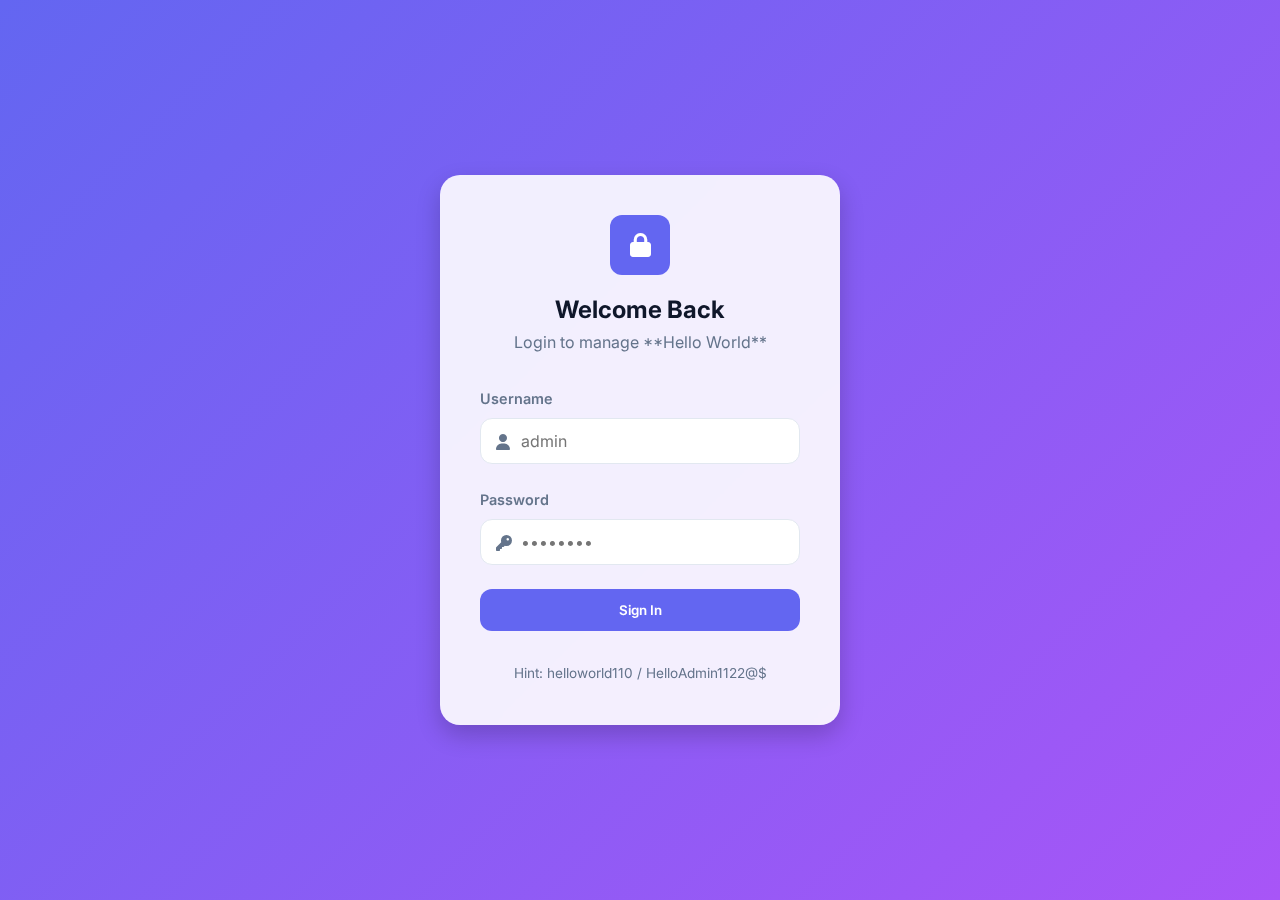
<file: admin.html>
<!DOCTYPE html>
<html lang="en">

<head>
    <meta charset="UTF-8">
    <meta name="viewport" content="width=device-width, initial-scale=1.0">
    <title>Admin Dashboard | HELLO WORLD CMS</title>
    <link href="https://fonts.googleapis.com/css2?family=Inter:wght@400;500;600;700;800&display=swap" rel="stylesheet">
    <link rel="stylesheet" href="https://cdnjs.cloudflare.com/ajax/libs/font-awesome/6.4.0/css/all.min.css">
    <link rel="stylesheet" href="css/style.css">
</head>

<body>

    <div class="admin-wrapper">
        <aside class="sidebar">
            <div class="sidebar-logo">
                <i class="fas fa-rocket" style="color: var(--primary);"></i>
                <span>Admin Panel</span>
            </div>
            <ul class="sidebar-nav">
                <li><a href="#" class="active" onclick="showSection('posts-manager')"><i class="fas fa-newspaper"></i>
                        <span>Posts Manager</span></a></li>
                <li><a href="#" onclick="showSection('create-post')"><i class="fas fa-plus-circle"></i> <span>Create New
                            Post</span></a></li>
                <li><a href="index.html"><i class="fas fa-external-link-alt"></i> <span>View Website</span></a></li>
                <li style="margin-top: 2rem;"><a href="#" onclick="AuthManager.logout()"
                        style="color: var(--danger);"><i class="fas fa-sign-out-alt"></i> <span>Logout</span></a></li>
            </ul>
        </aside>

        <main class="admin-main">

            <!-- Dashboard Stats -->
            <div
                style="display: grid; grid-template-columns: repeat(auto-fit, minmax(200px, 1fr)); gap: 1.5rem; margin-bottom: 2.5rem;">
                <div class="card" style="display: flex; align-items: center; gap: 1rem;">
                    <div
                        style="background: rgba(99, 102, 241, 0.1); color: var(--primary); width: 50px; height: 50px; border-radius: 12px; display: flex; align-items: center; justify-content: center; font-size: 1.5rem;">
                        <i class="fas fa-newspaper"></i>
                    </div>
                    <div>
                        <p style="color: var(--secondary); font-size: 0.85rem; font-weight: 600;">Total Posts</p>
                        <h2 id="stat-total-posts">0</h2>
                    </div>
                </div>
                <div class="card" style="display: flex; align-items: center; gap: 1rem;">
                    <div
                        style="background: rgba(34, 197, 94, 0.1); color: var(--success); width: 50px; height: 50px; border-radius: 12px; display: flex; align-items: center; justify-content: center; font-size: 1.5rem;">
                        <i class="fas fa-users"></i>
                    </div>
                    <div>
                        <p style="color: var(--secondary); font-size: 0.85rem; font-weight: 600;">Total Viewers</p>
                        <h2 id="stat-total-viewers">0</h2>
                    </div>
                </div>
                <div class="card" style="display: flex; align-items: center; gap: 1rem;">
                    <div
                        style="background: rgba(245, 158, 11, 0.1); color: var(--warning); width: 50px; height: 50px; border-radius: 12px; display: flex; align-items: center; justify-content: center; font-size: 1.5rem;">
                        <i class="fas fa-paper-plane"></i>
                    </div>
                    <div>
                        <p style="color: var(--secondary); font-size: 0.85rem; font-weight: 600;">Published</p>
                        <h2 id="stat-published-posts">0</h2>
                    </div>
                </div>
            </div>

            <section id="posts-manager" class="admin-section fade-in">
                <div style="display: flex; justify-content: space-between; align-items: center; margin-bottom: 2rem;">
                    <h2>Posts Manager</h2>
                    <div style="display: flex; gap: 1rem; align-items: center;">
                        <input type="text" id="search-posts" class="form-control" placeholder="Search posts..."
                            style="width: 250px;">
                        <button class="btn btn-primary" onclick="showSection('create-post')">
                            <i class="fas fa-plus"></i> New Post
                        </button>
                    </div>
                </div>

                <div class="pages-grid" id="posts-list-container">
                    <!-- Post cards will be injected here -->
                </div>
            </section>

            <section id="create-post" class="admin-section fade-in" style="display: none;">
                <div style="margin-bottom: 2rem;">
                    <h2 id="form-title">Create New Post</h2>
                    <p id="form-subtitle" style="color: var(--secondary);">Share your thoughts and stories with the
                        world.</p>
                </div>

                <div class="card">
                    <form id="post-form">
                        <input type="hidden" id="edit-id">
                        <div style="display: grid; grid-template-columns: 1fr 1fr; gap: 1.5rem;">
                            <div class="form-group">
                                <label for="title">Post Title</label>
                                <input type="text" id="title" class="form-control" placeholder="e.g. The Future of AI"
                                    required>
                                <div id="char-counter"
                                    style="text-align: right; font-size: 0.8rem; color: var(--secondary); margin-top: 0.3rem;">
                                    0 characters</div>
                            </div>
                            <div class="form-group">
                                <label for="slug">Slug (URL)</label>
                                <div
                                    style="display: flex; align-items: center; background: var(--gray-100); border-radius: var(--radius); border: 1px solid var(--gray-200); padding-left: 1rem;">
                                    <span
                                        style="color: var(--secondary); font-size: 0.9rem;">/post-detail.html?s=</span>
                                    <input type="text" id="slug" class="form-control"
                                        style="background: transparent; border: none; box-shadow: none;" readonly>
                                </div>
                            </div>
                        </div>

                        <div class="form-group">
                            <label for="content">Post Content</label>
                            <textarea id="content" class="form-control" placeholder="Write your content here..."
                                required></textarea>
                        </div>

                        <div style="display: grid; grid-template-columns: 1fr 1fr; gap: 1.5rem;">
                            <div class="form-group">
                                <label for="image-file">Feature Image</label>
                                <input type="file" id="image-file" class="form-control" accept="image/*">
                                <div id="image-preview" style="margin-top: 1rem; display: none;">
                                    <img src=""
                                        style="width: 100%; height: 150px; object-fit: cover; border-radius: var(--radius);">
                                </div>
                            </div>
                            <div class="form-group">
                                <label for="document-file">Attach Document (Downloadable)</label>
                                <input type="file" id="document-file" class="form-control">
                                <div id="doc-name"
                                    style="margin-top: 0.5rem; font-size: 0.85rem; color: var(--primary); font-weight: 600;">
                                </div>
                            </div>
                        </div>

                        <div style="display: grid; grid-template-columns: 1fr 1fr; gap: 1.5rem;">
                            <div class="form-group">
                                <label for="status">Publication Status</label>
                                <select id="status" class="form-control">
                                    <option value="published">Published</option>
                                    <option value="draft">Draft</option>
                                </select>
                            </div>
                        </div>

                        <div style="display: flex; justify-content: flex-end; gap: 1rem; margin-top: 1rem;">
                            <button type="button" class="btn btn-outline"
                                onclick="showSection('posts-manager')">Cancel</button>
                            <button type="submit" class="btn btn-primary" id="save-btn">
                                <i class="fas fa-paper-plane"></i> Publish Post
                            </button>
                        </div>
                    </form>
                </div>
            </section>

        </main>
    </div>

    <!-- Confirmation Modal -->
    <div id="delete-modal"
        style="display: none; position: fixed; top:0; left:0; width:100%; height:100%; background: rgba(0,0,0,0.5); z-index: 2000; align-items: center; justify-content: center;">
        <div class="card" style="width: 400px; text-align: center;">
            <i class="fas fa-exclamation-triangle"
                style="font-size: 3rem; color: var(--danger); margin-bottom: 1rem;"></i>
            <h3>Delete Post?</h3>
            <p style="color: var(--secondary); margin: 1rem 0;">Are you sure you want to delete this post?</p>
            <div style="display: flex; justify-content: center; gap: 1rem;">
                <button class="btn btn-outline" onclick="closeDeleteModal()">Cancel</button>
                <button class="btn btn-danger" id="confirm-delete-btn">Delete Now</button>
            </div>
        </div>
    </div>

    <script src="js/auth.js"></script>
    <script src="js/posts.js"></script>
    <script src="js/admin.js"></script>
</body>

</html>
</file>
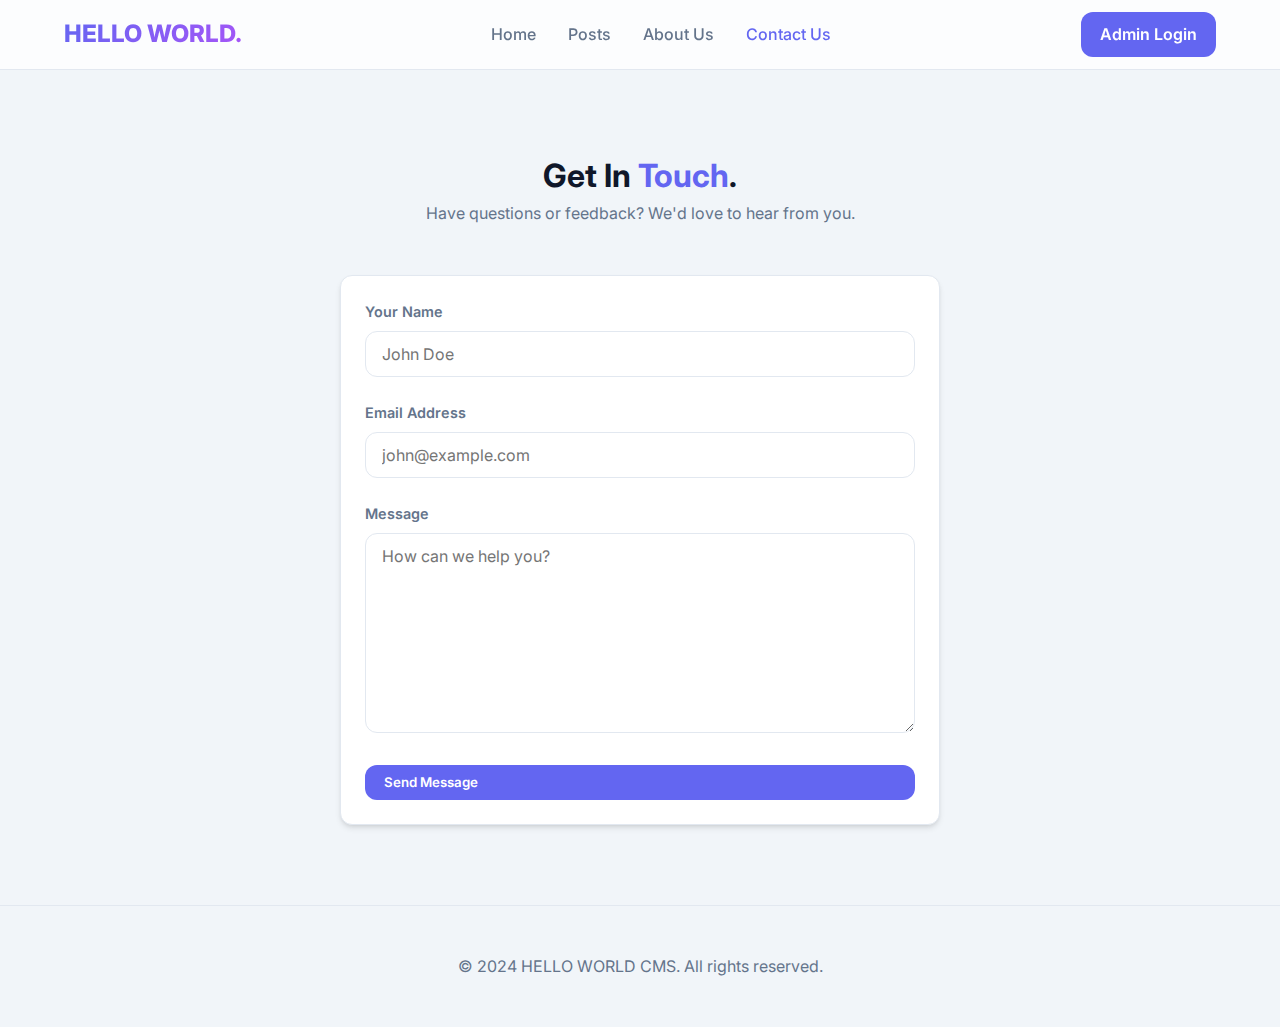
<file: contact.html>
<!DOCTYPE html>
<html lang="en">

<head>
    <meta charset="UTF-8">
    <meta name="viewport" content="width=device-width, initial-scale=1.0">
    <title>Contact Us | HELLO WORLD</title>
    <link href="https://fonts.googleapis.com/css2?family=Inter:wght@400;500;600;700;800&display=swap" rel="stylesheet">
    <link rel="stylesheet" href="https://cdnjs.cloudflare.com/ajax/libs/font-awesome/6.4.0/css/all.min.css">
    <link rel="stylesheet" href="css/style.css">
</head>

<body>

    <nav class="navbar">
        <div class="container nav-content">
            <a href="index.html" class="logo">HELLO WORLD.</a>
            <ul class="nav-links">
                <li><a href="index.html">Home</a></li>
                <li><a href="posts.html">Posts</a></li>
                <li><a href="about.html">About Us</a></li>
                <li><a href="contact.html" class="active">Contact Us</a></li>
            </ul>
            <a href="admin.html" class="auth-btn">Admin Panel</a>
        </div>
    </nav>

    <main class="container" style="margin-top: 5rem;">
        <div class="fade-in" style="max-width: 600px; margin: 0 auto;">
            <div style="text-align: center; margin-bottom: 3rem;">
                <h1>Get In <span style="color: var(--primary);">Touch</span>.</h1>
                <p style="color: var(--secondary);">Have questions or feedback? We'd love to hear from you.</p>
            </div>
            <div class="card">
                <form
                    onsubmit="event.preventDefault(); alert('Message sent successfully (Simulation)!'); this.reset();">
                    <div class="form-group">
                        <label for="name">Your Name</label>
                        <input type="text" id="name" class="form-control" required placeholder="John Doe">
                    </div>
                    <div class="form-group">
                        <label for="email">Email Address</label>
                        <input type="email" id="email" class="form-control" required placeholder="john@example.com">
                    </div>
                    <div class="form-group">
                        <label for="message">Message</label>
                        <textarea id="message" class="form-control" required
                            placeholder="How can we help you?"></textarea>
                    </div>
                    <button type="submit" class="btn btn-primary" style="width: 100%;">Send Message</button>
                </form>
            </div>
        </div>
    </main>

    <footer
        style="margin-top: 5rem; padding: 3rem 0; border-top: 1px solid var(--gray-200); text-align: center; color: var(--secondary);">
        <p>&copy; 2024 HELLO WORLD CMS. All rights reserved.</p>
    </footer>

    <script src="js/auth.js"></script>
    <script src="js/posts.js"></script>
    <script src="js/main.js"></script>
</body>

</html>
</file>
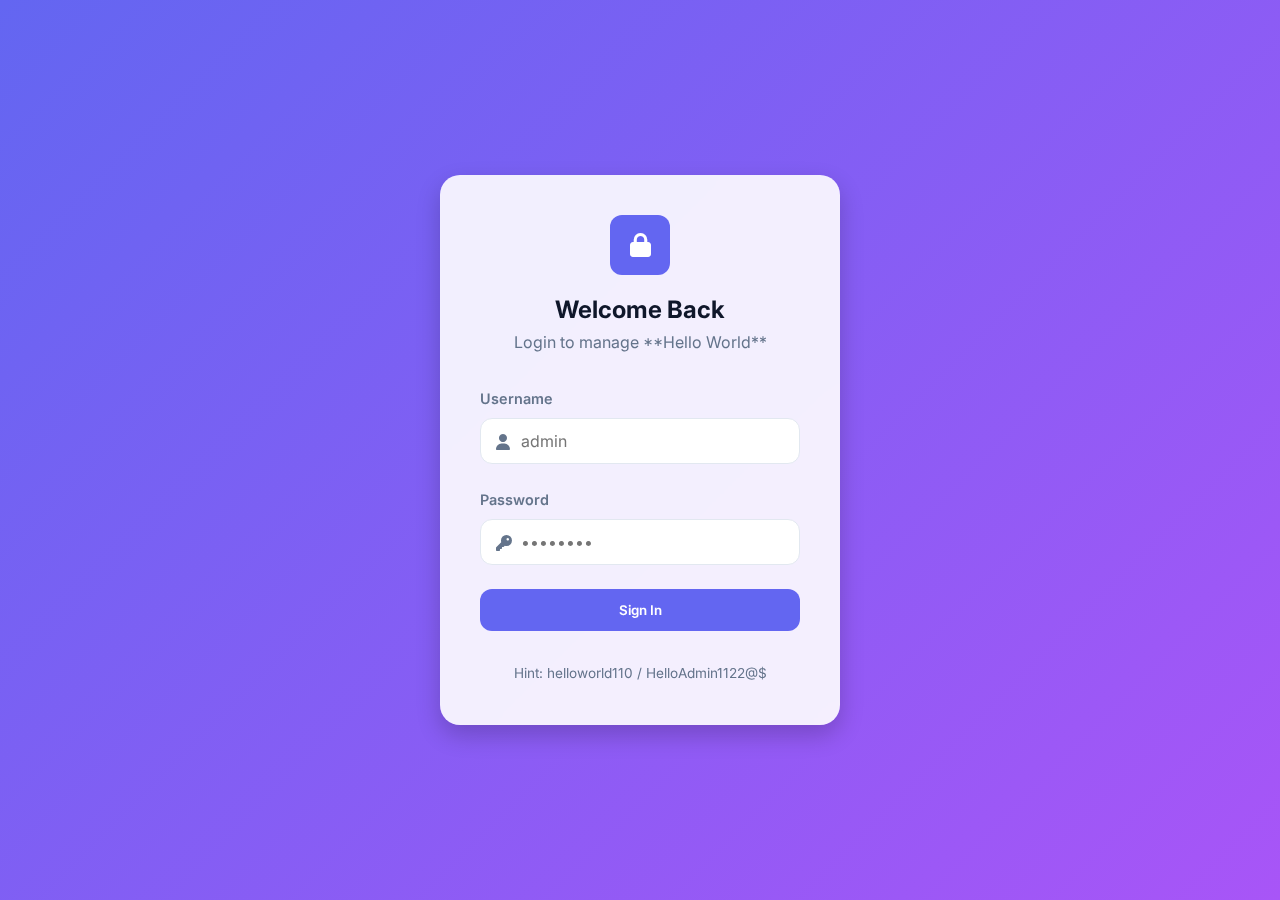
<file: login.html>
<!DOCTYPE html>
<html lang="en">

<head>
    <meta charset="UTF-8">
    <meta name="viewport" content="width=device-width, initial-scale=1.0">
    <title>Login | Hello World CMS</title>
    <link href="https://fonts.googleapis.com/css2?family=Inter:wght@400;500;600;700;800&display=swap" rel="stylesheet">
    <link rel="stylesheet" href="https://cdnjs.cloudflare.com/ajax/libs/font-awesome/6.4.0/css/all.min.css">
    <link rel="stylesheet" href="css/style.css">
    <style>
        body {
            height: 100vh;
            display: flex;
            align-items: center;
            justify-content: center;
            background: linear-gradient(135deg, #6366f1 0%, #a855f7 100%);
        }

        .login-card {
            width: 100%;
            max-width: 400px;
            background: rgba(255, 255, 255, 0.9);
            backdrop-filter: blur(10px);
            padding: 2.5rem;
            border-radius: 20px;
            box-shadow: 0 10px 25px rgba(0, 0, 0, 0.2);
        }
    </style>
</head>

<body>

    <div class="login-card fade-in">
        <div style="text-align: center; margin-bottom: 2rem;">
            <div
                style="display: inline-flex; align-items: center; justify-content: center; width: 60px; height: 60px; background: var(--primary); color: white; border-radius: 12px; margin-bottom: 1rem; font-size: 1.5rem;">
                <i class="fas fa-lock"></i>
            </div>
            <h1 style="font-size: 1.5rem;">Welcome Back</h1>
            <p style="color: var(--secondary);">Login to manage **Hello World**</p>
        </div>

        <form id="login-form">
            <div class="form-group">
                <label for="username">Username</label>
                <div style="position: relative;">
                    <i class="fas fa-user"
                        style="position: absolute; left: 1rem; top: 1rem; color: var(--secondary);"></i>
                    <input type="text" id="username" class="form-control" style="padding-left: 2.5rem;" required
                        placeholder="admin">
                </div>
            </div>
            <div class="form-group">
                <label for="password">Password</label>
                <div style="position: relative;">
                    <i class="fas fa-key"
                        style="position: absolute; left: 1rem; top: 1rem; color: var(--secondary);"></i>
                    <input type="password" id="password" class="form-control" style="padding-left: 2.5rem;" required
                        placeholder="••••••••">
                </div>
            </div>

            <div id="login-error"
                style="display: none; color: var(--danger); font-size: 0.85rem; margin-bottom: 1rem; text-align: center; font-weight: 600;">
                <i class="fas fa-exclamation-circle"></i> Invalid credentials, please try again.
            </div>

            <button type="submit" class="btn btn-primary"
                style="width: 100%; justify-content: center; padding: 0.8rem;">
                Sign In
            </button>
        </form>

        <div style="margin-top: 2rem; text-align: center; font-size: 0.85rem; color: var(--secondary);">
            <p>Hint: helloworld110 / HelloAdmin1122@$</p>
        </div>
    </div>

    <script src="js/auth.js"></script>
    <script>
        document.getElementById('login-form').addEventListener('submit', (e) => {
            e.preventDefault();
            const user = document.getElementById('username').value;
            const pass = document.getElementById('password').value;
            const error = document.getElementById('login-error');

            if (AuthManager.login(user, pass)) {
                window.location.href = 'admin.html';
            } else {
                error.style.display = 'block';
                // Shake effect
                document.querySelector('.login-card').animate([
                    { transform: 'translateX(0)' },
                    { transform: 'translateX(-10px)' },
                    { transform: 'translateX(10px)' },
                    { transform: 'translateX(0)' }
                ], { duration: 300 });
            }
        });
    </script>
</body>

</html>
</file>
<file: css/style.css>
:root {
    --primary: #6366f1;
    --primary-hover: #4f46e5;
    --secondary: #64748b;
    --dark: #0f172a;
    --light: #f8fafc;
    --white: #ffffff;
    --gray-100: #f1f5f9;
    --gray-200: #e2e8f0;
    --gray-300: #cbd5e1;
    --success: #22c55e;
    --danger: #ef4444;
    --warning: #f59e0b;
    --shadow: 0 4px 6px -1px rgb(0 0 0 / 0.1), 0 2px 4px -2px rgb(0 0 0 / 0.1);
    --shadow-lg: 0 20px 25px -5px rgb(0 0 0 / 0.1), 0 8px 10px -6px rgb(0 0 0 / 0.1);
    --radius: 0.75rem;
}

* {
    margin: 0;
    padding: 0;
    box-sizing: border-box;
    font-family: 'Inter', system-ui, -apple-system, sans-serif;
}

body {
    background-color: var(--gray-100);
    color: var(--dark);
    line-height: 1.6;
}

a {
    text-decoration: none;
    color: inherit;
    transition: all 0.2s ease;
}

ul {
    list-style: none;
}

button {
    cursor: pointer;
    border: none;
    outline: none;
    transition: all 0.2s ease;
}

/* Layout */
.container {
    max-width: 1200px;
    margin: 0 auto;
    padding: 0 1.5rem;
}

/* Navbar */
.navbar {
    background: rgba(255, 255, 255, 0.8);
    backdrop-filter: blur(12px);
    -webkit-backdrop-filter: blur(12px);
    border-bottom: 1px solid var(--gray-200);
    position: sticky;
    top: 0;
    z-index: 1000;
    height: 70px;
    display: flex;
    align-items: center;
}

.nav-content {
    display: flex;
    justify-content: space-between;
    align-items: center;
    width: 100%;
}

.logo {
    font-size: 1.5rem;
    font-weight: 800;
    background: linear-gradient(135deg, var(--primary), #a855f7);
    -webkit-background-clip: text;
    -webkit-text-fill-color: transparent;
}

.nav-links {
    display: flex;
    gap: 2rem;
    align-items: center;
}

.nav-links a {
    font-weight: 500;
    color: var(--secondary);
}

.nav-links a:hover, .nav-links a.active {
    color: var(--primary);
}

.auth-btn {
    background: var(--primary);
    color: var(--white);
    padding: 0.6rem 1.2rem;
    border-radius: var(--radius);
    font-weight: 600;
}

.auth-btn:hover {
    background: var(--primary-hover);
    transform: translateY(-1px);
}

/* Admin Sidebar Layout */
.admin-wrapper {
    display: flex;
    min-height: 100vh;
}

.sidebar {
    width: 260px;
    background: var(--white);
    border-right: 1px solid var(--gray-200);
    padding: 2rem 1rem;
    position: fixed;
    height: 100vh;
    overflow-y: auto;
}

.sidebar-logo {
    font-size: 1.25rem;
    font-weight: 700;
    margin-bottom: 2.5rem;
    padding: 0 1rem;
    display: flex;
    align-items: center;
    gap: 0.5rem;
}

.sidebar-nav li {
    margin-bottom: 0.5rem;
}

.sidebar-nav a {
    display: flex;
    align-items: center;
    gap: 0.75rem;
    padding: 0.8rem 1rem;
    border-radius: var(--radius);
    color: var(--secondary);
    font-weight: 500;
}

.sidebar-nav a:hover, .sidebar-nav a.active {
    background: var(--gray-100);
    color: var(--primary);
}

.admin-main {
    flex: 1;
    margin-left: 260px;
    padding: 2.5rem;
}

/* Components */
.card {
    background: var(--white);
    border-radius: var(--radius);
    padding: 1.5rem;
    border: 1px solid var(--gray-200);
    box-shadow: var(--shadow);
}

.btn {
    padding: 0.6rem 1.2rem;
    border-radius: var(--radius);
    font-weight: 600;
    display: inline-flex;
    align-items: center;
    gap: 0.5rem;
}

.btn-primary {
    background: var(--primary);
    color: var(--white);
}

.btn-primary:hover {
    background: var(--primary-hover);
}

.btn-danger {
    background: var(--danger);
    color: var(--white);
}

.btn-outline {
    border: 1px solid var(--gray-200);
    background: transparent;
    color: var(--secondary);
}

.btn-outline:hover {
    background: var(--gray-100);
}

/* Forms */
.form-group {
    margin-bottom: 1.5rem;
}

.form-group label {
    display: block;
    margin-bottom: 0.5rem;
    font-weight: 600;
    font-size: 0.9rem;
    color: var(--secondary);
}

.form-control {
    width: 100%;
    padding: 0.75rem 1rem;
    border: 1px solid var(--gray-200);
    border-radius: var(--radius);
    font-size: 1rem;
    transition: all 0.2s;
}

.form-control:focus {
    outline: none;
    border-color: var(--primary);
    box-shadow: 0 0 0 4px rgba(99, 102, 241, 0.1);
}

textarea.form-control {
    min-height: 200px;
    resize: vertical;
}

/* Page List Table/Cards */
.pages-grid {
    display: grid;
    grid-template-columns: repeat(auto-fill, minmax(300px, 1fr));
    gap: 1.5rem;
}

.page-card {
    position: relative;
    overflow: hidden;
}

.page-status {
    position: absolute;
    top: 1rem;
    right: 1rem;
    padding: 0.25rem 0.75rem;
    border-radius: 20px;
    font-size: 0.75rem;
    font-weight: 700;
    text-transform: uppercase;
}

.status-published {
    background: #dcfce7;
    color: #166534;
}

.status-draft {
    background: #f1f5f9;
    color: #475569;
}

.page-actions {
    display: flex;
    gap: 0.5rem;
    margin-top: 1.5rem;
}

/* Hero Section */
.hero {
    padding: 5rem 0;
    text-align: center;
}

.hero h1 {
    font-size: 3.5rem;
    font-weight: 800;
    margin-bottom: 1.5rem;
}

/* Animations */
@keyframes fadeIn {
    from { opacity: 0; transform: translateY(10px); }
    to { opacity: 1; transform: translateY(0); }
}

.fade-in {
    animation: fadeIn 0.4s ease forwards;
}

/* Responsive */
@media (max-width: 992px) {
    .sidebar {
        width: 80px;
    }
    .sidebar span {
        display: none;
    }
    .admin-main {
        margin-left: 80px;
    }
}

@media (max-width: 768px) {
    .sidebar {
        display: none;
    }
    .admin-main {
        margin-left: 0;
    }
    .nav-links {
        display: none;
    }
}
</file>
